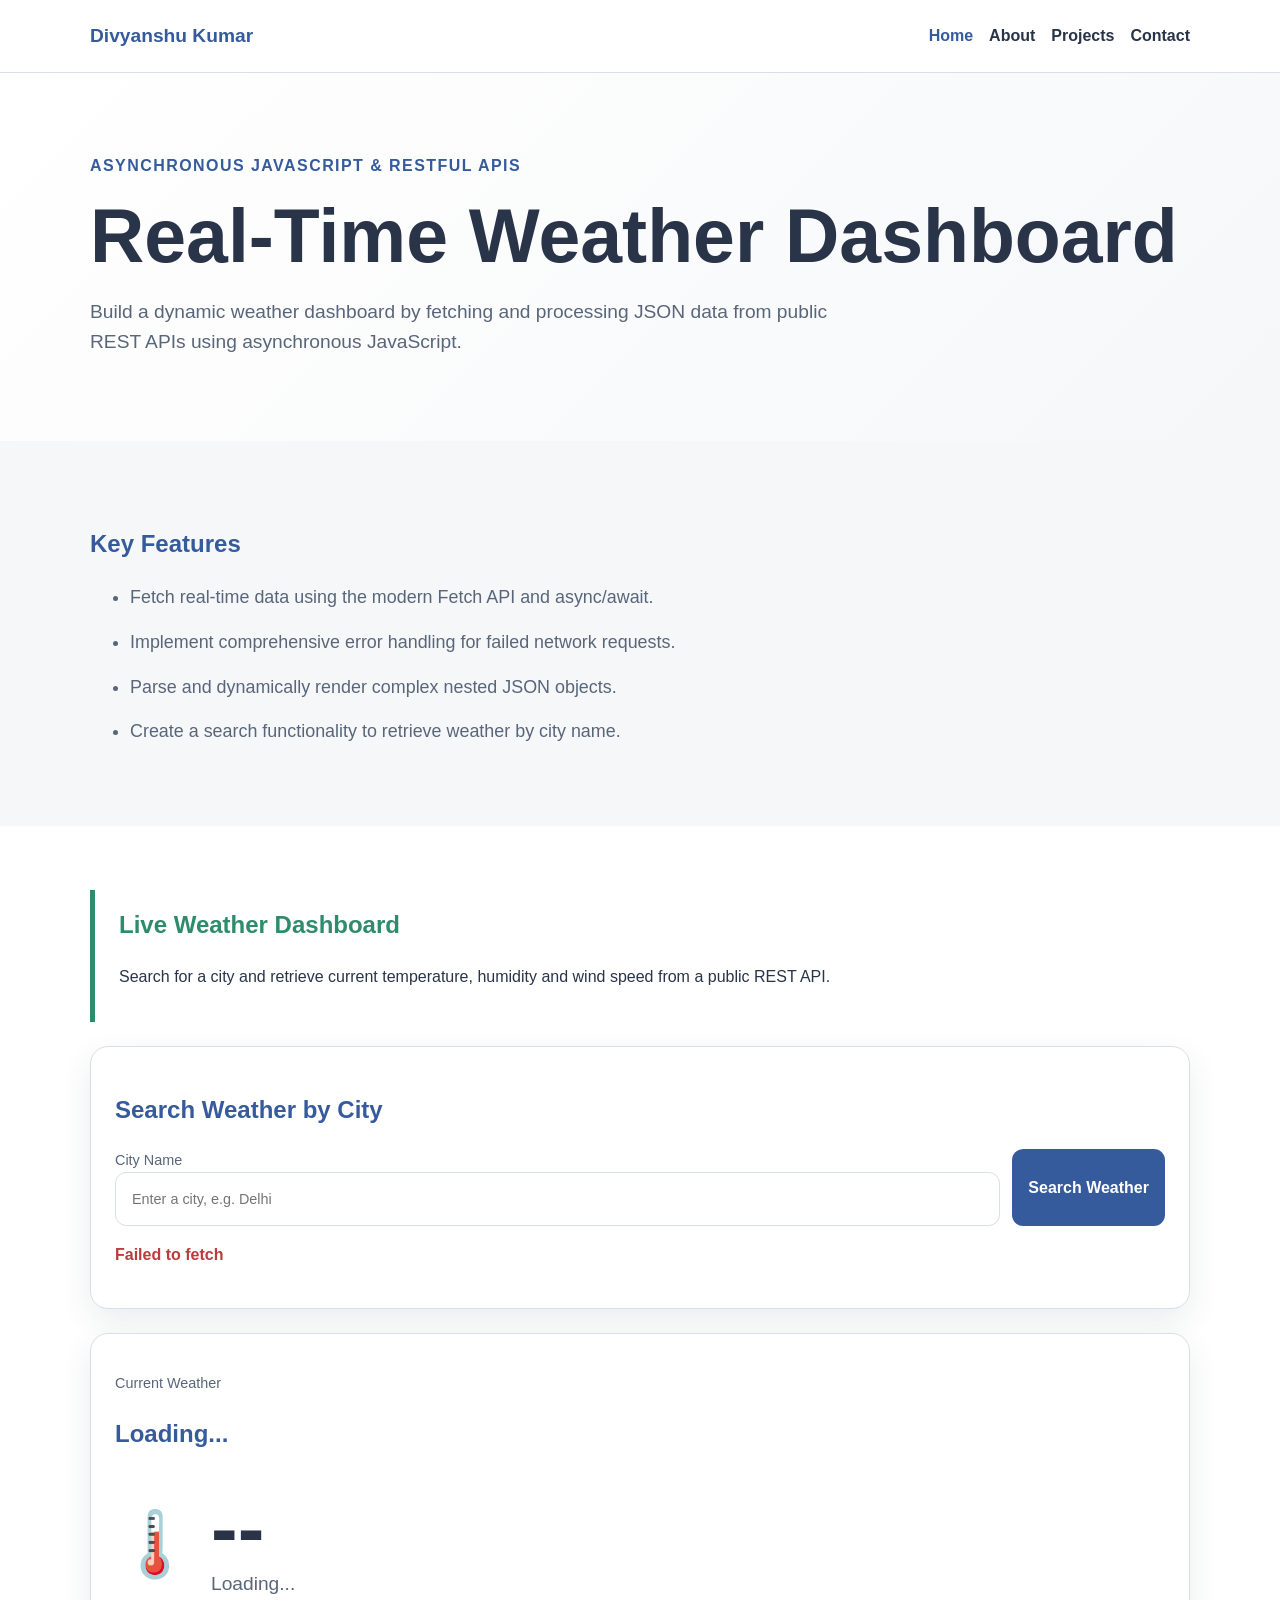
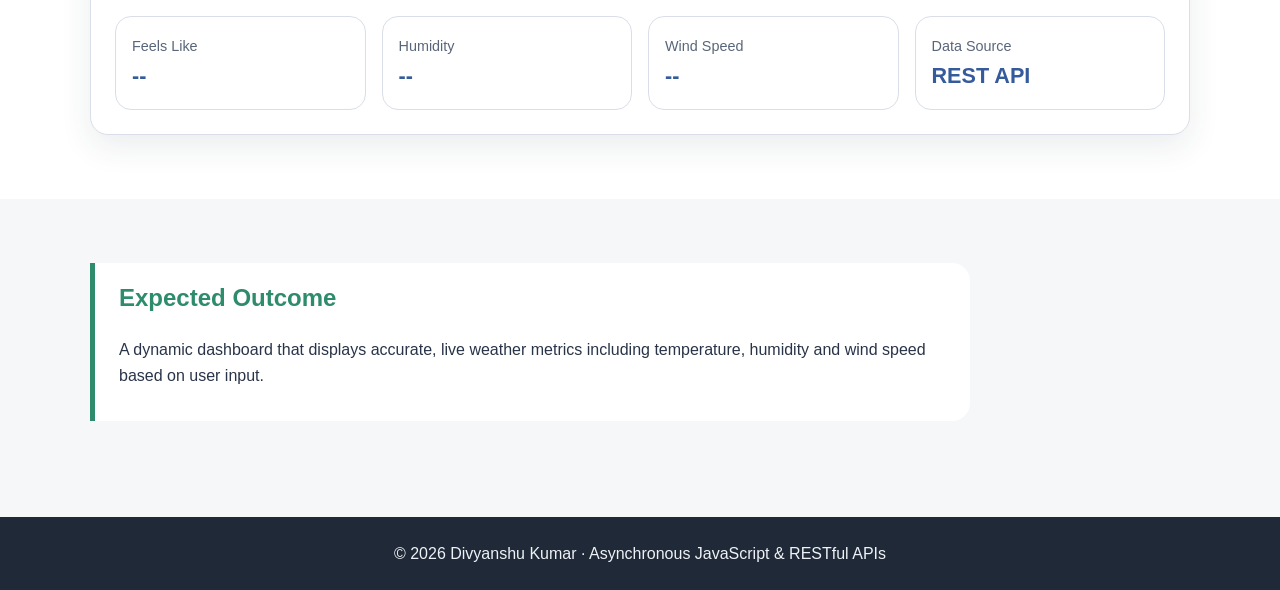
<file: index.html>
<!DOCTYPE html>
<html lang="en">
<head>
<meta charset="UTF-8">
<meta name="viewport" content="width=device-width, initial-scale=1.0">
<meta name="description" content="Real-time weather dashboard using asynchronous JavaScript, Fetch API and REST APIs.">
<meta name="author" content="Divyanshu Kumar">
<title>Divyanshu Kumar | Weather Dashboard</title>
<link rel="stylesheet" href="css/style.css">
<script src="script.js" defer></script>
</head><body>
<a class="skip-link" href="#main-content">Skip to main content</a>
<header class="site-header">
  <div class="container navbar">
    <a class="logo" href="index.html">Divyanshu Kumar</a>
    <nav aria-label="Main navigation"><ul class="nav-list"><li><a href="index.html" aria-current="page">Home</a></li><li><a href="about.html">About</a></li><li><a href="projects.html">Projects</a></li><li><a href="contact.html">Contact</a></li></ul></nav>
  </div>
</header>
<main id="main-content">
<section class="hero">
  <div class="container">
    <p class="eyebrow">Asynchronous JavaScript & RESTful APIs</p>
    <h1>Real-Time Weather Dashboard</h1>
    <p class="hero-text">
      Build a dynamic weather dashboard by fetching and processing JSON data from public REST APIs using asynchronous JavaScript.
    </p>
  </div>
</section>

<section class="section" aria-labelledby="features-title">
  <div class="container">
    <h2 id="features-title">Key Features</h2>
    <ul class="feature-list">
      <li>Fetch real-time data using the modern Fetch API and async/await.</li>
      <li>Implement comprehensive error handling for failed network requests.</li>
      <li>Parse and dynamically render complex nested JSON objects.</li>
      <li>Create a search functionality to retrieve weather by city name.</li>
    </ul>
  </div>
</section>

<section class="section section-alt" aria-labelledby="dashboard-title">
  <div class="container weather-shell">
    <div class="outcome">
      <h2 id="dashboard-title">Live Weather Dashboard</h2>
      <p>Search for a city and retrieve current temperature, humidity and wind speed from a public REST API.</p>
    </div>

    <section class="card" aria-labelledby="search-title">
      <h2 id="search-title">Search Weather by City</h2>
      <form id="weather-form" class="search-form">
        <label for="city" class="small">City Name
          <input id="city" name="city" type="text" placeholder="Enter a city, e.g. Delhi" required autocomplete="address-level2">
        </label>
        <button class="btn-primary" type="submit">Search Weather</button>
      </form>
      <p id="weather-status" class="loading" aria-live="polite">Loading weather data...</p>
    </section>

    <section id="weather-result" class="card current-weather" aria-live="polite">
      <div>
        <p class="small">Current Weather</p>
        <h2 id="location-name">Loading...</h2>
      </div>

      <div class="weather-main">
        <div id="weather-icon" class="weather-icon" aria-hidden="true">🌡️</div>
        <div>
          <div id="temperature" class="temperature">--</div>
          <div id="weather-description" class="weather-description">Loading...</div>
        </div>
      </div>

      <div class="metrics">
        <div class="metric"><span class="small">Feels Like</span><strong id="feels-like">--</strong></div>
        <div class="metric"><span class="small">Humidity</span><strong id="humidity">--</strong></div>
        <div class="metric"><span class="small">Wind Speed</span><strong id="wind">--</strong></div>
        <div class="metric"><span class="small">Data Source</span><strong>REST API</strong></div>
      </div>
    </section>
  </div>
</section>

<section class="section">
  <div class="container">
    <div class="outcome">
      <h2>Expected Outcome</h2>
      <p>A dynamic dashboard that displays accurate, live weather metrics including temperature, humidity and wind speed based on user input.</p>
    </div>
  </div>
</section>
</main>
<footer class="site-footer">
<div class="container">© 2026 Divyanshu Kumar · Asynchronous JavaScript & RESTful APIs</div>
</footer>
</body>
</html>
</file>
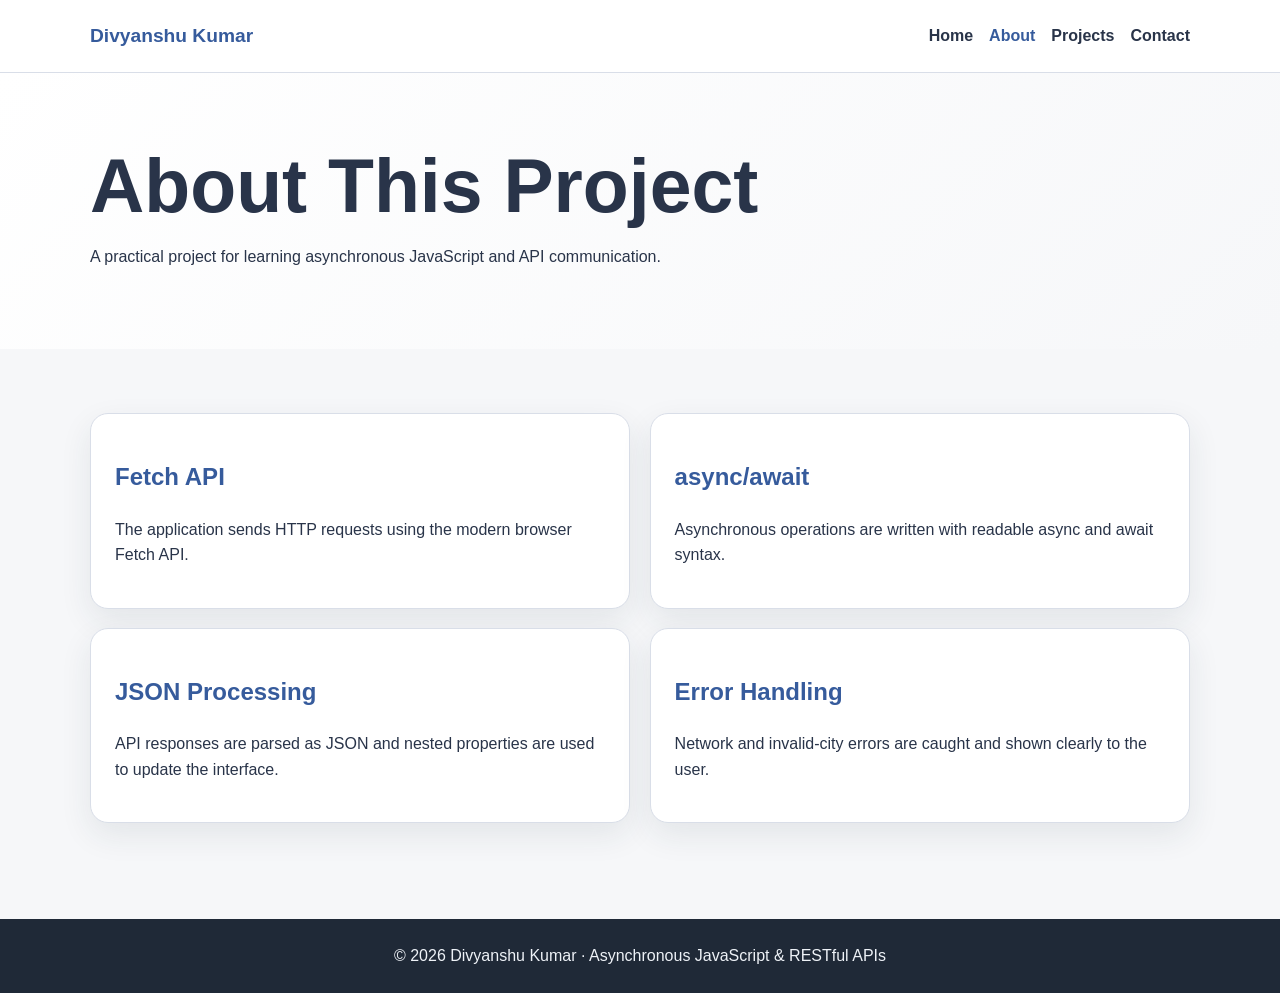
<file: about.html>
<!DOCTYPE html>
<html lang="en">
<head>
<meta charset="UTF-8">
<meta name="viewport" content="width=device-width, initial-scale=1.0">
<meta name="description" content="About the asynchronous JavaScript weather dashboard.">
<meta name="author" content="Divyanshu Kumar">
<title>About | Divyanshu Kumar</title>
<link rel="stylesheet" href="css/style.css">
<script src="script.js" defer></script>
</head><body>
<a class="skip-link" href="#main-content">Skip to main content</a>
<header class="site-header">
  <div class="container navbar">
    <a class="logo" href="index.html">Divyanshu Kumar</a>
    <nav aria-label="Main navigation"><ul class="nav-list"><li><a href="index.html">Home</a></li><li><a href="about.html" aria-current="page">About</a></li><li><a href="projects.html">Projects</a></li><li><a href="contact.html">Contact</a></li></ul></nav>
  </div>
</header>
<main id="main-content">
<section class="page-hero"><div class="container">
<h1>About This Project</h1>
<p>A practical project for learning asynchronous JavaScript and API communication.</p>
</div></section>
<section class="section"><div class="container grid">
<article class="card"><h2>Fetch API</h2><p>The application sends HTTP requests using the modern browser Fetch API.</p></article>
<article class="card"><h2>async/await</h2><p>Asynchronous operations are written with readable async and await syntax.</p></article>
<article class="card"><h2>JSON Processing</h2><p>API responses are parsed as JSON and nested properties are used to update the interface.</p></article>
<article class="card"><h2>Error Handling</h2><p>Network and invalid-city errors are caught and shown clearly to the user.</p></article>
</div></section>
</main><footer class="site-footer">
<div class="container">© 2026 Divyanshu Kumar · Asynchronous JavaScript & RESTful APIs</div>
</footer>
</body>
</html>
</file>
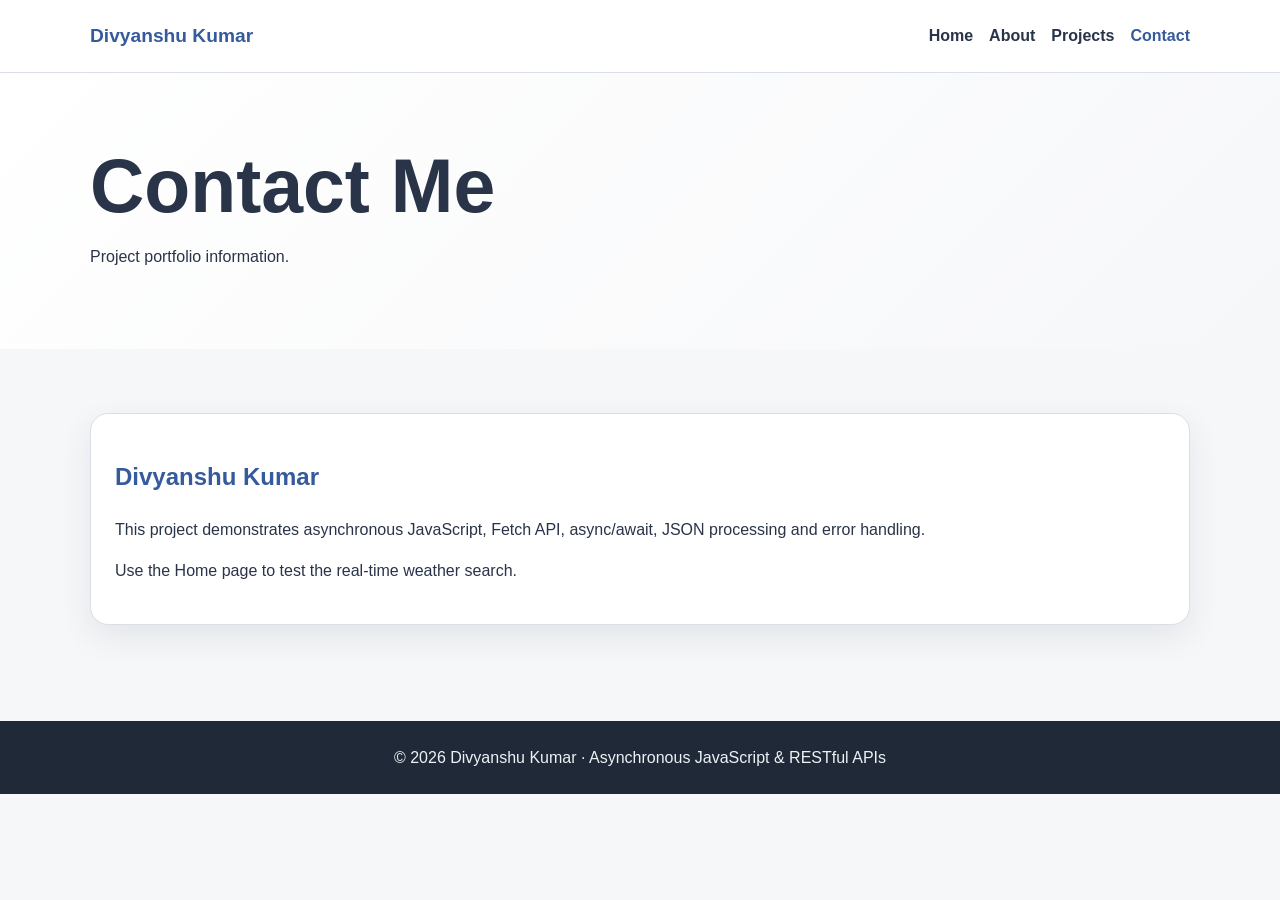
<file: contact.html>
<!DOCTYPE html>
<html lang="en">
<head>
<meta charset="UTF-8">
<meta name="viewport" content="width=device-width, initial-scale=1.0">
<meta name="description" content="Contact information for Divyanshu Kumar.">
<meta name="author" content="Divyanshu Kumar">
<title>Contact | Divyanshu Kumar</title>
<link rel="stylesheet" href="css/style.css">
<script src="script.js" defer></script>
</head><body>
<a class="skip-link" href="#main-content">Skip to main content</a>
<header class="site-header">
  <div class="container navbar">
    <a class="logo" href="index.html">Divyanshu Kumar</a>
    <nav aria-label="Main navigation"><ul class="nav-list"><li><a href="index.html">Home</a></li><li><a href="about.html">About</a></li><li><a href="projects.html">Projects</a></li><li><a href="contact.html" aria-current="page">Contact</a></li></ul></nav>
  </div>
</header>
<main id="main-content">
<section class="page-hero"><div class="container"><h1>Contact Me</h1><p>Project portfolio information.</p></div></section>
<section class="section"><div class="container">
<article class="card"><h2>Divyanshu Kumar</h2>
<p>This project demonstrates asynchronous JavaScript, Fetch API, async/await, JSON processing and error handling.</p>
<p>Use the Home page to test the real-time weather search.</p>
</article>
</div></section>
</main><footer class="site-footer">
<div class="container">© 2026 Divyanshu Kumar · Asynchronous JavaScript & RESTful APIs</div>
</footer>
</body>
</html>
</file>
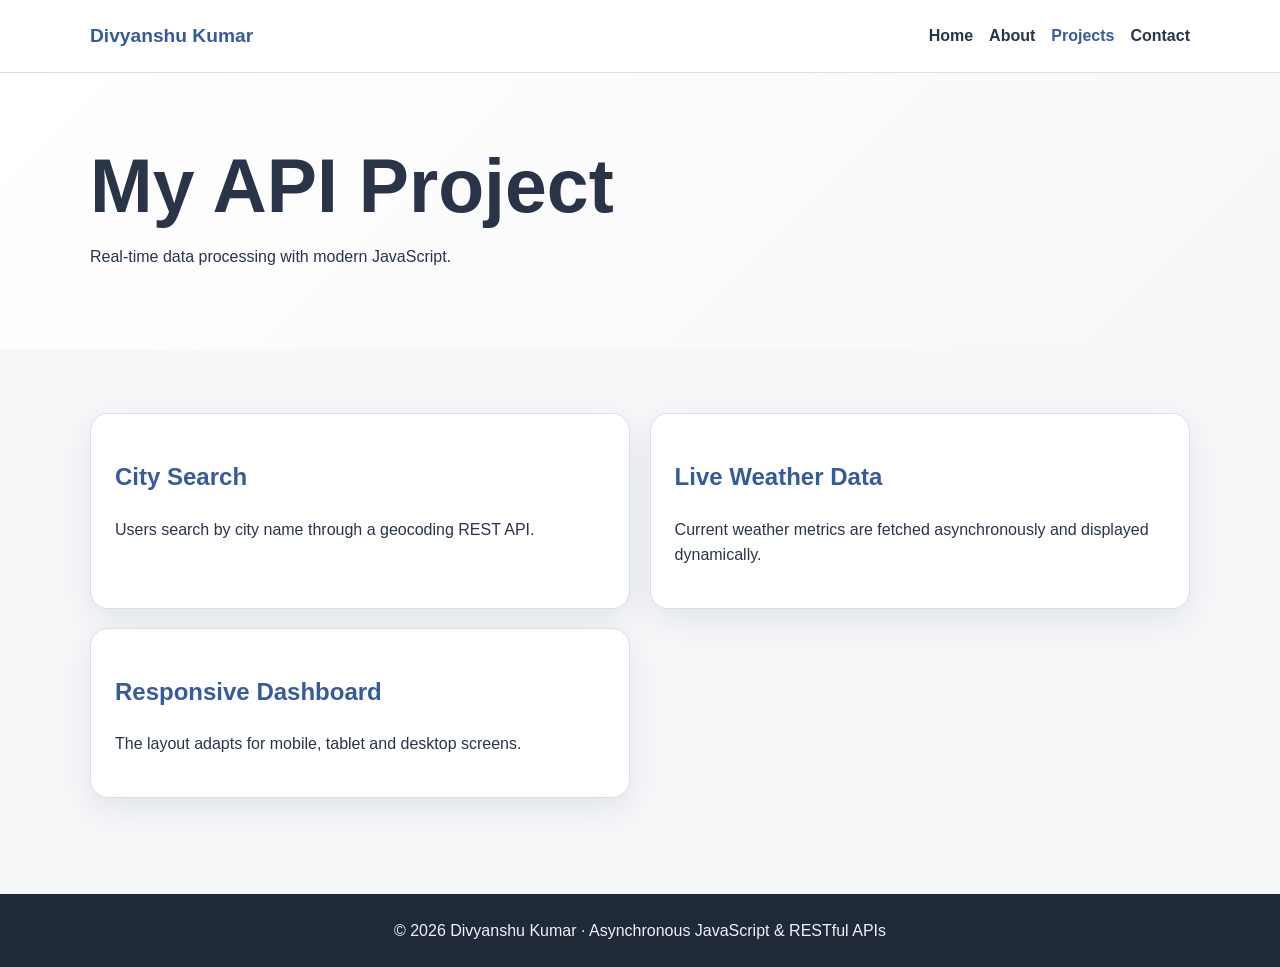
<file: projects.html>
<!DOCTYPE html>
<html lang="en">
<head>
<meta charset="UTF-8">
<meta name="viewport" content="width=device-width, initial-scale=1.0">
<meta name="description" content="Weather dashboard project details.">
<meta name="author" content="Divyanshu Kumar">
<title>Projects | Divyanshu Kumar</title>
<link rel="stylesheet" href="css/style.css">
<script src="script.js" defer></script>
</head><body>
<a class="skip-link" href="#main-content">Skip to main content</a>
<header class="site-header">
  <div class="container navbar">
    <a class="logo" href="index.html">Divyanshu Kumar</a>
    <nav aria-label="Main navigation"><ul class="nav-list"><li><a href="index.html">Home</a></li><li><a href="about.html">About</a></li><li><a href="projects.html" aria-current="page">Projects</a></li><li><a href="contact.html">Contact</a></li></ul></nav>
  </div>
</header>
<main id="main-content">
<section class="page-hero"><div class="container"><h1>My API Project</h1><p>Real-time data processing with modern JavaScript.</p></div></section>
<section class="section"><div class="container grid">
<article class="card"><h2>City Search</h2><p>Users search by city name through a geocoding REST API.</p></article>
<article class="card"><h2>Live Weather Data</h2><p>Current weather metrics are fetched asynchronously and displayed dynamically.</p></article>
<article class="card"><h2>Responsive Dashboard</h2><p>The layout adapts for mobile, tablet and desktop screens.</p></article>
</div></section>
</main><footer class="site-footer">
<div class="container">© 2026 Divyanshu Kumar · Asynchronous JavaScript & RESTful APIs</div>
</footer>
</body>
</html>
</file>
<file: css/style.css>
:root{
  --bg:#f6f7f9;--surface:#ffffff;--text:#293449;--muted:#59667a;
  --primary:#365b9c;--accent:#2e8b6c;--danger:#bd3b3b;--border:#d9dee8;
  --shadow:0 12px 32px rgba(38,51,72,.09);--radius:18px
}
@media(prefers-color-scheme:dark){
  :root{--bg:#141923;--surface:#1e2632;--text:#eef2f7;--muted:#b8c1cf;
  --primary:#8eadff;--accent:#64c79d;--danger:#ff8989;--border:#354151}
}
*{box-sizing:border-box}
html{scroll-behavior:smooth}
body{margin:0;font-family:Arial,Helvetica,sans-serif;background:var(--bg);color:var(--text);line-height:1.6}
.container{width:min(1100px,90%);margin:auto}
.skip-link{position:absolute;top:-5rem;left:1rem;background:var(--text);color:var(--surface);padding:.75rem;z-index:100}
.skip-link:focus{top:1rem}
.site-header{position:sticky;top:0;z-index:20;background:var(--surface);border-bottom:1px solid var(--border)}
.navbar{min-height:72px;display:flex;justify-content:space-between;align-items:center;gap:1rem}
.logo{color:var(--primary);font-size:1.2rem;font-weight:800;text-decoration:none}
.nav-list{display:flex;list-style:none;margin:0;padding:0;gap:1rem}
.nav-list a{color:var(--text);font-weight:700;text-decoration:none}
.nav-list a:hover,.nav-list a[aria-current="page"]{color:var(--primary)}
.hero,.page-hero{padding:4rem 0;background:linear-gradient(135deg,var(--surface),var(--bg))}
.eyebrow{color:var(--primary);font-weight:800;letter-spacing:.09em;text-transform:uppercase}
h1{font-size:clamp(2.4rem,6vw,4.7rem);line-height:1.1;margin:.5rem 0 1rem}
.hero-text{max-width:760px;color:var(--muted);font-size:1.2rem}
.section{padding:4rem 0}.section-alt{background:var(--surface)}
.section h2{color:var(--primary)}
.feature-list{max-width:900px}.feature-list li{margin:1rem 0;font-size:1.12rem;color:var(--muted)}
.outcome{max-width:880px;background:var(--surface);border-left:5px solid var(--accent);padding:1rem 1.5rem;border-radius:0 var(--radius) var(--radius) 0}
.outcome h2{margin-top:0;color:var(--accent)}
.grid{display:grid;grid-template-columns:1fr;gap:1.2rem}
.card{background:var(--surface);border:1px solid var(--border);border-radius:var(--radius);padding:1.5rem;box-shadow:var(--shadow)}
.search-form{display:grid;grid-template-columns:1fr;gap:.8rem}
input,button{font:inherit}
input{width:100%;padding:.9rem 1rem;border:1px solid var(--border);border-radius:.7rem;background:var(--surface);color:var(--text)}
button{border:0;border-radius:.7rem;padding:.9rem 1rem;font-weight:800;cursor:pointer}
.btn-primary{background:var(--primary);color:#fff}.btn-primary:hover{filter:brightness(.92)}
.weather-shell{display:grid;gap:1.5rem}
.loading{color:var(--primary);font-weight:700}
.error{color:var(--danger);font-weight:700}
.current-weather{display:grid;gap:1rem}
.weather-main{display:flex;align-items:center;gap:1rem;flex-wrap:wrap}
.weather-icon{font-size:4rem}.temperature{font-size:clamp(3rem,8vw,5rem);font-weight:800;line-height:1}
.weather-description{font-size:1.2rem;color:var(--muted)}
.metrics{display:grid;grid-template-columns:repeat(2,1fr);gap:1rem}
.metric{padding:1rem;border:1px solid var(--border);border-radius:1rem;background:var(--surface)}
.metric strong{display:block;font-size:1.35rem;color:var(--primary)}
.small{font-size:.9rem;color:var(--muted)}
.site-footer{margin-top:2rem;background:#1f2937;color:#eef2f7;text-align:center;padding:1.5rem}
a:focus-visible,button:focus-visible,input:focus-visible{outline:3px solid #e06f3f;outline-offset:3px}
@media(min-width:700px){.grid{grid-template-columns:repeat(2,1fr)}.search-form{grid-template-columns:1fr auto}.metrics{grid-template-columns:repeat(4,1fr)}}
@media(max-width:560px){.navbar{flex-direction:column;padding:1rem 0}.nav-list{flex-wrap:wrap;justify-content:center}}
</file>
